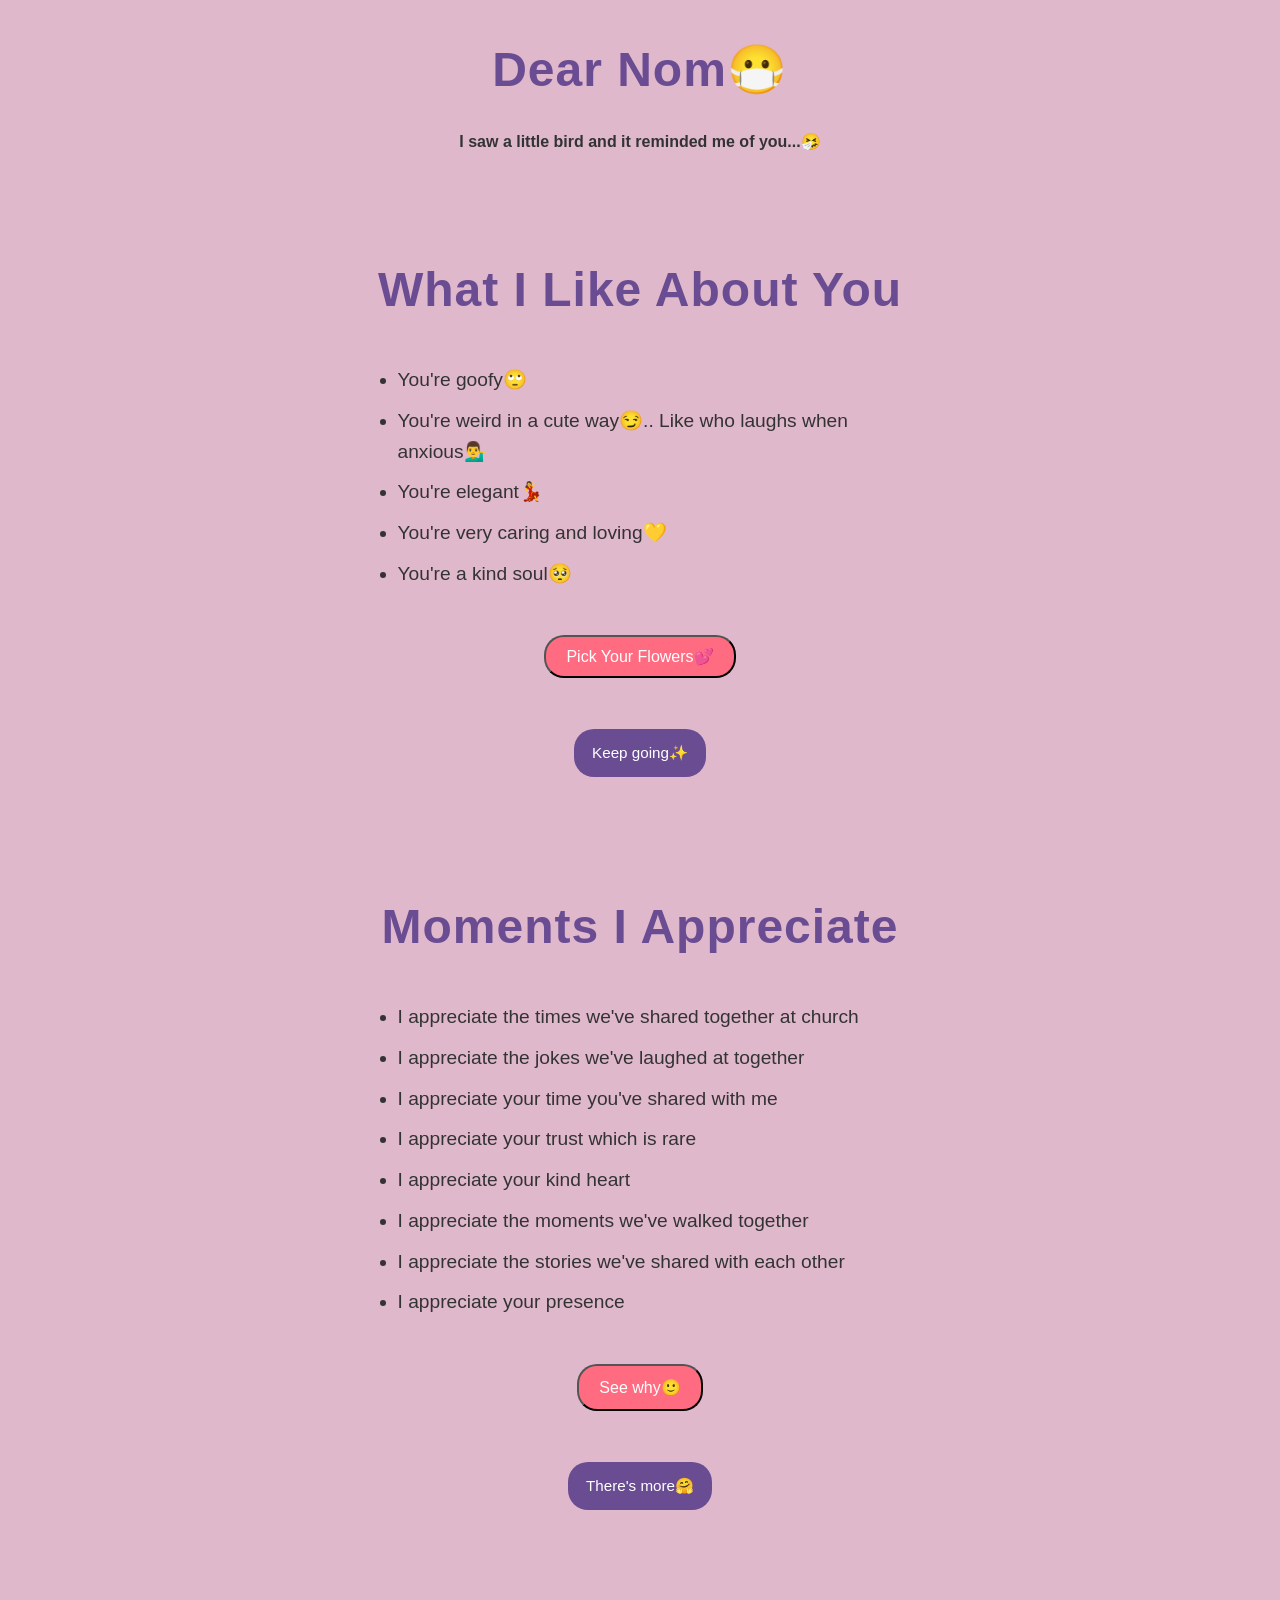
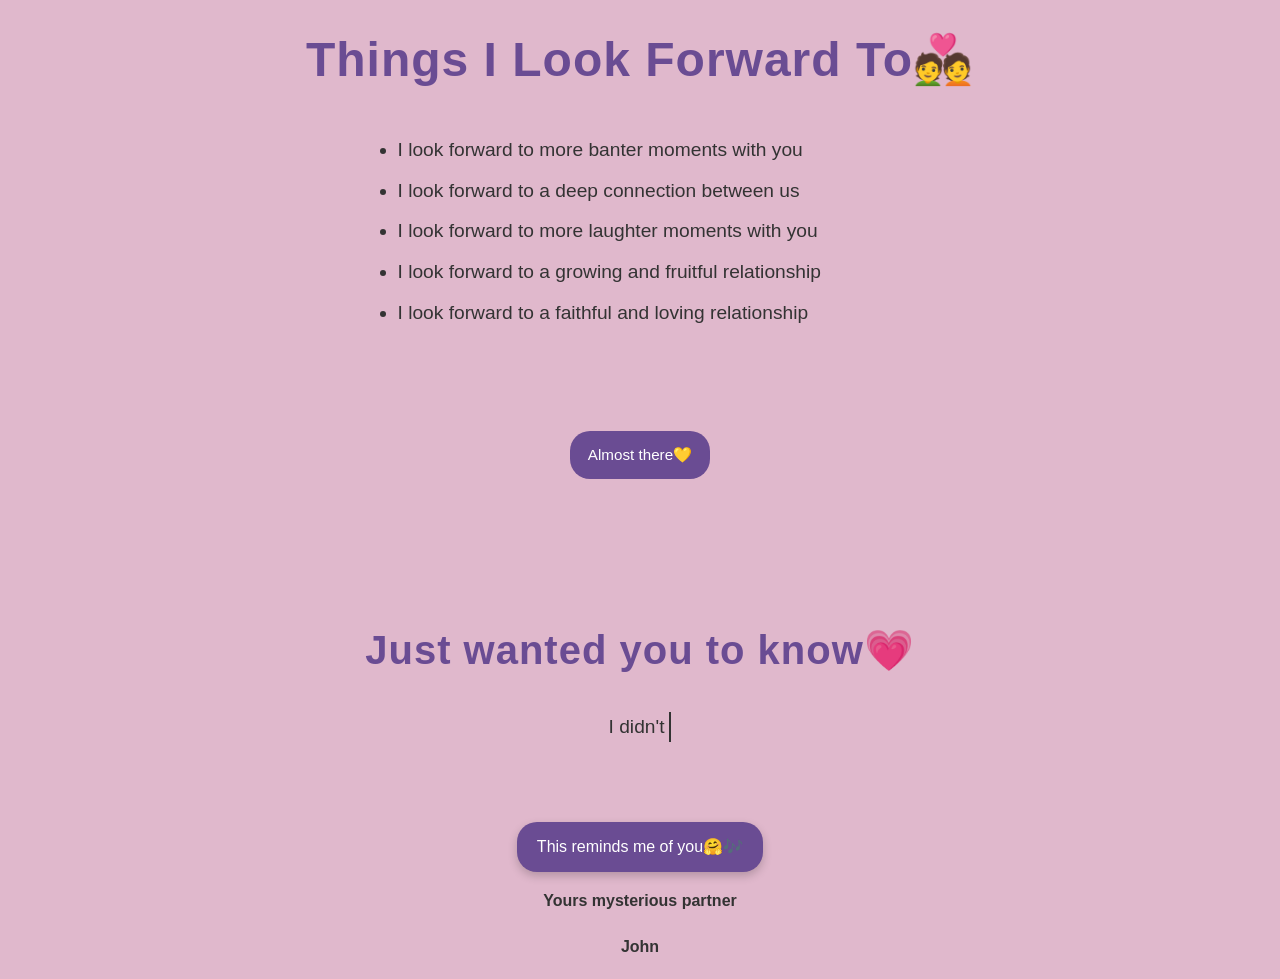
<file: public/index.html>
<!DOCTYPE html>
<head>
    <link rel="stylesheet" href="nom.css">
     <meta charset = "UTF-8">
     <meta name="viewport" content="width=device-width, initial-scale=1.0">
    <title>
        Nom😷💛
    </title>
</head>
<div id="progressBar">
    <script>
window.addEventListener("scroll", () => {
  const scrollTop = document.documentElement.scrollTop;
  const scrollHeight = document.documentElement.scrollHeight - document.documentElement.clientHeight;

  const progress = (scrollTop / scrollHeight) * 100;

  document.getElementById("progressBar").style.width = progress + "%";
});
</script>
</div>
<body>
    <div class="first">
    <h1>Dear Nom😷</h1>
    <p>
        I saw a little bird and it reminded me of you...🤧
    </p><br>
    </div>

    <div class="section1 fade-in" id="card1">
       <h1>What I Like About You</h1>
        <ul>
            <li>You're goofy🙄</li>
            <li>You're weird in a cute way😏.. Like who laughs when anxious💁‍♂️</li>
            <li>You're elegant💃</li>
            <li>You're very caring and loving💛</li>
            <li>You're a kind soul🥺</li>
        </ul>
        <br>
            <button id="btn1">Pick Your Flowers💕</button>

            <div id="msg1" class="hidden">
                    🌹 You make my days better  
                    🌻 You bring light into my life  
                    🌷 I really appreciate you 
            </div>
            <script>
            document.getElementById("btn1").addEventListener("click", () => {
                document.getElementById("msg1").classList.add("show");
            });
            </script>
            <a href="#card2" class="nav-btn">Keep going✨</a>

    </div>
       
        <div class="section2 fade-in" id="card2">
                   <h1>Moments I Appreciate</h1>
        <ul>
            <li>I appreciate the times we've shared together at church</li>
            <li>I appreciate the jokes we've laughed at together</li>
            <li>I appreciate your time you've shared with me</li>
            <li>I appreciate your trust which is rare</li>
            <li>I appreciate your kind heart</li>
            <li>I appreciate the moments we've walked together</li>
            <li>I appreciate the stories we've shared with each other</li>
            <li>I appreciate your presence</li>
            </ul>
            <br>
            <button id="btn2">See why🙂</button>
            <div id="msg2" class="hidden">That Easter you came to me...I knew it was meant to be💖</div>
                <script>
                document.getElementById("btn2").addEventListener("click", () => {
                document.getElementById("msg2").classList.add("show");
            });
                </script>
                <a href="#card3" class="nav-btn">There's more🤗</a>

        </div>

        <div class="section3 fade-in" id="card3">
       <h1>Things I Look Forward To💑</h1>
        <ul>
            <li>I look forward to more banter moments with you</li>
            <li>I look forward to a deep connection between us</li>
            <li>I look forward to more laughter moments with you</li>
            <li>I look forward to a growing and fruitful relationship</li>   
            <li>I look forward to a faithful and loving relationship</li>         
        </ul>
        <br><br><br>
            <a href="#finalSection" class="nav-btn">Almost there💛</a>
        </div><br>

    <div class="section4 fade-in" id="finalSection">
    <h2>Just wanted you to know💗</h2>
    <p2 id="typewriter"></p2><br>
        </div>
        <a href="https://www.youtube.com/watch?v=fTbYpSIF22s&list=RDfTbYpSIF22s&start_radio=1"
    target="_blank" rel="noopener noreferrer" class="song-link"
    >
        This reminds me of you🤗🎶
    </a>
    <p>Yours mysterious partner</p>
    <p>John</p>

</body>

<script>
        const text= "I didn't mean to hurt your feelings... I still wated to make you smile🥺"
        const elements = document.querySelectorAll(".fade-in");

        let index = 0;
        let started = false;

        function typeWriter(){
            if(index < text.length){
                document.getElementById("typewriter").innerHTML += text.charAt(index);
                index++;
                setTimeout(typeWriter, 40); //speed (lower = faster)
            }
        }
        window.addEventListener("scroll", () => {
        elements.forEach(el => {
        const position = el.getBoundingClientRect().top;
        const screenHeight = window.innerHeight;

        if (position < screenHeight - 50) {
        el.classList.add("show");

        //Start typing ONLY when final section appears
        if (el.id === "finalSection" && !started) {
            started = true;
            setTimeout(typeWriter, 60); // slight delay feels smoother
    }
    }
  });
});
    </script>
</file>
<file: public/nom.css>
body{
    margin: 0;
    overflow-x: hidden;
    background-color: rgb(224, 184, 204);
    text-align: center;
    color: #333;
    font-family:Arial, sans-serif;
    font-size: 16px;
    line-height:1.6;
    padding: 0;
}
p {
    font-style:sans-serif;
   font-weight: bold;
   font-size:1rem;
   margin-bottom: 20px;

}
li {
  margin-bottom: 10px;
  font-size: clamp(1rem, 2.5vw, 1.2rem);
}
h1{
    color: #6a4c93;
    margin-bottom: 20px;
    font-size: 1.7rem;
    letter-spacing: 1px;
    font-size: clamp(1.8rem, 4vw, 3rem);

}
h2{
    color: #6a4c93;
    margin-bottom: 20px;
    font-size: 1.7rem;
    letter-spacing: 1px;
    font-size: clamp(1.5rem, 3.5vw, 2.5rem);

}
.button{
  display: inline-block;
  margin-top: 20px;
  padding: 12px 20px;
  background-color: #ff6b81;
  font-size: clamp(0.9rem, 2.5vw, 1.1rem);
  color: white;
  text-decoration: none;
  border-radius: 20px;
  transition: 0.3s; 
}
a{
  font-size: clamp(0.9rem, 2.5vw, 1.1rem);
}
button:hover{
    cursor: pointer;
    background-color: #ff4d6d;
}
#btn1{
    display: inline-block;
  margin-top: 20px;
  padding: 10px 20px;
  background-color: #ff6b81;
  color: white;
  text-decoration: none;
  font-size:1rem;
  border-radius: 20px;
  transition: 0.3s; 
}
#btn1:hover{
    cursor: pointer;
    background-color: #ff4d6d;
}
#btn2{
    display: inline-block;
  margin-top: 20px;
  padding: 12px 20px;
  background-color: #ff6b81;
  color: white;
  text-decoration: none;
  font-size: 1rem;
  border-radius: 20px;
  transition: 0.3s; 
}
#btn2:hover{
    cursor: pointer;
    background-color: #ff4d6d;
}
ul {
    display: inline-block;
    /* text-align: left; */
    padding-left:15px; 
}
.section1 {
  text-align: center;
  margin-bottom: 40px;
  padding: 20px;
}
.section1 ul {
  display: inline-block;
  text-align: left;
  max-width: 500px;
  width: 90%;
}
.section2 {
  text-align: center;
  margin-bottom: 40px;
  padding: 20px;

}

.section2 ul {
  display: inline-block;
  text-align: left;
  max-width: 500px;
  width: 90%;
}
.section3 {
  text-align: center;
  margin-bottom: 40px;
  padding: 20px;

}

.section3 ul {
  display: inline-block;
  text-align: left;
  max-width: 500px;
  width: 90%;

}
.section4 {
  text-align: center;
  margin-bottom: 40px;
  padding: 20px;

}

.section4 ul {
  display: inline-block;
  text-align: left;
  max-width: 500px;
  width: 90%;

}
.hidden {
  opacity: 0;
  transform: translateY(10px);
  transition: all 0.5s ease;
}

.show {
  opacity: 1;
  transform: translateY(0);
}
html{
  scroll-behavior: smooth;
}
.fade-in {
  opacity: 0;
  transform: translateY(20px);
  transition: 0.6s ease;
}

.fade-in.show{
  opacity: 1;
  transform: translateY(0)
}
#typewriter{
  font-size: 1.2em;
  margin-top: 10px;
  color: #333;
  border-right: 2px solid #333;
  display: inline-block;
  padding-right: 5px;
}
@keyframes blink{
  50% {border-color: transparent;}
}
#typewriter{
  animation: blink 1s infinite;
}
.song-link{
  display:inline-block;
  margin-top: 20px;
  padding: 12px 20px;
  background-color: #6a4c93;
  color: white;
  text-decoration: none;
  border-radius:20px;
  font-size: 1rem;
  transition: all 0.3s ease;
  box-shadow:0 4px 10px rgba(0, 0, 0, 0.2);
  animation: fadeIn 1s ease forwards;
  opacity: 0;
}
@keyframes fadeIn{
to{
  opacity: 1;
}
}
.song-link:hover{
  background-color: #5a3d7a;
  transform: scale(1.05);
  box-shadow: 0 6px 15px rgba(0, 0, 0, 0.3);
}
.nav-btn{
  display: inline-block;
  margin-top: 25px;
  padding: 12px 18px;
  background-color: #6a4c93;
  color: white;
  text-decoration: none;
  border-radius: 20px;
  font-size:0.95rem;
  transition: all 0.3s ease;
  text-align: center;
}
.nav-btn:hover{
  background-color:  #5a3d7a;
  transform: translateY(-2px);
}
#progressBar{
  position:fixed;
  top: 0;
  left: 0;
  height: 5px;
  width: 0%;

  background: linear-gradient(90deg, #ff6b81, #6a4c93);
  z-index: 1000;
  transition: width 0.2s ease;

}
</file>
